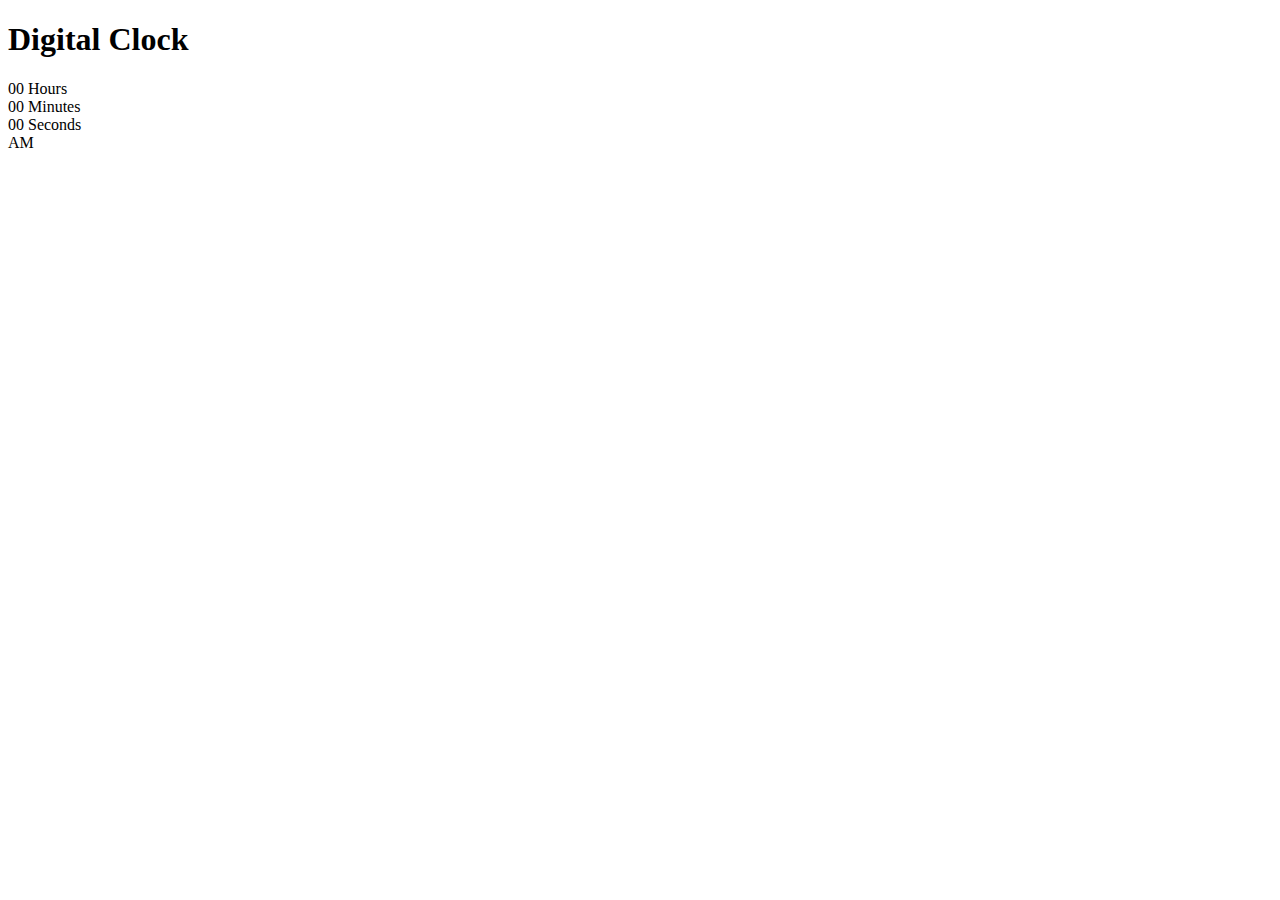
<file: Digital clock/index.html>
<!DOCTYPE html>
<html lang="en">
<head>
    <meta charset="UTF-8">
    <meta http-equiv="X-UA-Compatible" content="IE=edge">
    <meta name="viewport" content="width=device-width, initial-scale=1.0">
    <title>Document</title>
</head>
<body>
 <h1>Digital Clock</h1>
 <div class="Clock">
    <div>
        <span id="Hour">00</span>
        <span class="text">Hours</span>
    </div>
    <div>
        <span id="Minutes">00</span>
        <span class="text">Minutes</span>
    </div>
    <div>
        <span id="Seconds">00</span>
        <span class="text">Seconds</span>
    </div>
    <div>
        <span id="AMPM">AM</span>
        
    </div>
 </div>
</body>
</html>
</file>
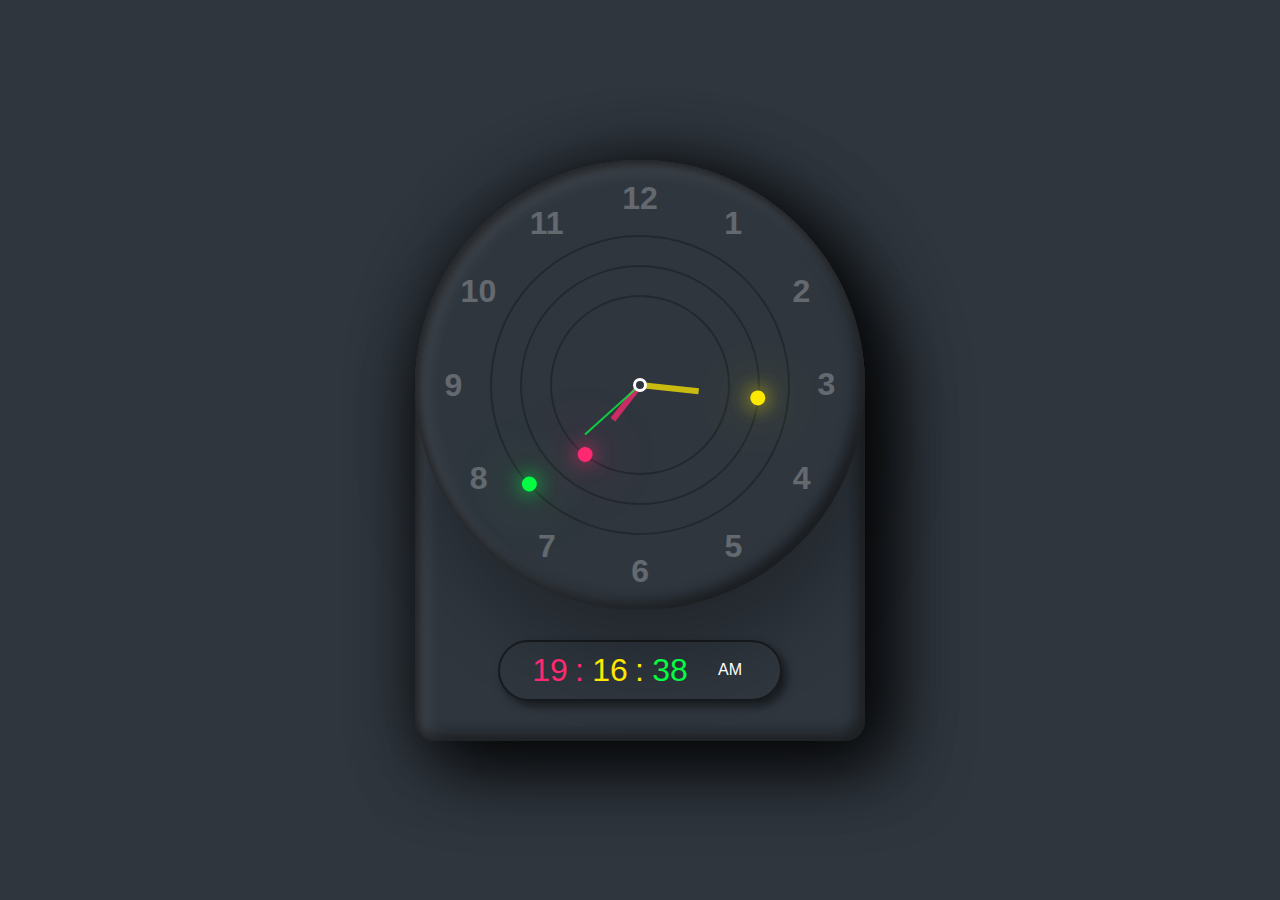
<file: pass.html/clock.html>
<!DOCTYPE html>
<html lang="en">
<head>
    <meta charset="UTF-8">
    <meta http-equiv="X-UA-Compatible" content="IE=edge">
    <meta name="viewport" content="width=device-width, initial-scale=1.0">
    <title>Document</title>
</head>
<style>
    *{
        margin: 0;
        padding: 0;
        box-sizing: border-box;
        font-family: 'poppins',sans-serif;
    }
    body{
        display: flex;
        justify-content: center;
        align-items: center;
        min-height: 100vh;
        background: #2f363e;
    }
    .container{
        position: relative;
        background: #2f363e;
        
        border-radius: 20px;
        border-top-left-radius: 225px;
        border-top-right-radius: 225px;
        box-shadow: 25px 25px 75px  rgba(0,0,0,0.75),10px 10px 70px rgba(0,0,0,0.75),inset 5px 5px 10px rgba(0,0,0,0.5),
        inset 5px 5px 20px rgba(255,255,255,0.2),inset -5px -5px 15px rgba(0,0,0,0.75);
        display: flex;
        justify-content: center;
        align-items: center;
        flex-direction: column;

    }
    .clock{
        position: relative;
        width: 450px;
        height: 450px;
        background: #2f363e;
        border-radius: 50%;
        box-shadow:10px 50px 70px rgba(0,0,0,0.25),inset 5px 5px 10px rgba(0,0,0,0.5), inset 5px 5px 20px rgba(255,255,255,0.2),
        inset -5px -5px 15px rgba(0,0,0,0.75);
        display: flex;
        justify-content: center;
        align-items: center;
        align-items: center;
        margin-bottom: 30px;
    }
    .clock::before{
        content: '';
        position: absolute;
        width: 8px;
        height: 8px;
        background: #2f363e;
        border: 3px solid #fff;
        border-radius: 50%;
        z-index: 100000;
    }
    .clock span{
        position: absolute;
        inset: 20px;
        color: #fff;
        text-align: center;
        transform: rotate(calc(30deg * var(--i)));
    }
    .clock span b{
        font-size: 2em;
        opacity: 0.25;
        font-weight: 600;
        display: inline-block;
        transform: rotate(calc(-30deg * var(--i)));
    }
    .circle{
        position: absolute;
        width: 300px;
        height: 300px;
        border: 2px solid rgba(0,0,0,0.25);
        border-radius: 50%;
        display: flex;
        justify-content: center;
        align-items: flex-start;
        z-index: 10;
    }
    .circle i{
        position: absolute;
        width:6px;
        height: 50%;
        background-color: var(--clr);
        opacity: 0.75;
        transform-origin: bottom;
        transform: scaleY(0.5);
    }
    .circle:nth-child(1) i
    {
        width: 2px;
    }
    .circle:nth-child(2) i
    {
        width: 6px;
    }
    .circle2{
        width: 240px;
        height: 240px;
        z-index: 9;
    }
    .circle3{
        width: 180px;
        height: 180px;
        z-index: 8;
    }
    .circle::before{
        content: '';
        position: absolute;
        top: -8.5px;
        width: 15px;
        height: 15px;
        border-radius: 50%;
        background: var(--clr);
        box-shadow: 0 0 20px var(--clr), 0 0 60px var(--clr);
    }
    #time{
        margin-bottom: 40px;
        display: flex;
        padding: 10px 20px;
        font-size:2em;
        font-weight: 600;
        border:2px solid rgba(0,0,0,0.5);
        border-radius: 40px;
        box-shadow: 5px 5px 10px rgba(0,0,0,0.5);
        inset: 5px 5px 20px rgba(255,255,255,0.2);
        inset: -5px -5px 15px rgba(0,0,0,0.75)
    }
   
    #time div{
        position: relative;
        width: 60px;
        text-align: center;
        font-weight: 500;
        color:var(--clr)
    }
    #time div:nth-child(1)::after,
    #time div:nth-child(2)::after
    {
        content:':';
        position: absolute;
        right: -4px;
    }
    #time div:Last-child
    {
        font-size: 0.5em;
        display: flex;
        justify-content: center;
        align-items: center;
        color: #fff;
    }
    #time div:nth-child(2)::after
    {
        animation: animate 1s steps(1) infinite;
    }
    @keyframes animate
    {
        0%{
            display: 1;
        }
        50%
        {
            opacity: 0;
        }

    }
</style>
<body>
    <div class="container">
        <div class="clock">
            <div class="circle" id="sc" style="--clr:#04fc43;"><i></i></div>
            <div class="circle circle2" id="mn" style="--clr:#fee800;"><i></i></div>
            <div class="circle circle3" id="hr" style="--clr:#ff2972;"><i></i></div>
            <span style="--i:1;"><b>1</b></span>
            <span style="--i:2;"><b>2</b></span>
            <span style="--i:3;"><b>3</b></span>
            <span style="--i:4;"><b>4</b></span>
            <span style="--i:5;"><b>5</b></span>
            <span style="--i:6;"><b>6</b></span>
            <span style="--i:7;"><b>7</b></span>
            <span style="--i:8;"><b>8</b></span>
            <span style="--i:9;"><b>9</b></span>
            <span style="--i:10;"><b>10</b></span>
            <span style="--i:11;"><b>11</b></span>
            <span style="--i:12;"><b>12</b></span>
        </div>
        <div id="time">
            <div id="hours" style="--clr:#ff2972;">00</div>
            <div id="minutes" style="--clr:#fee800;">00</div>
            <div id="seconds" style="--clr:#04fc43;">00</div>
            <div id="ampm">AM</div>
        </div>

    </div>
    <script>
        let hr = document.querySelector('#hr');
        let mn = document.querySelector('#mn');
        let sc = document.querySelector('#sc');


        setInterval(() =>{
            let day = new Date();
        let hh = day.getHours() * 30;
        let mm = day.getMinutes() * 6;
        let ss = day.getSeconds() * 6;

        hr.style.transform = `rotateZ(${hh+(mm/12)}deg)`;
        mn.style.transform = `rotateZ(${mm}deg)`;
        sc.style.transform = `rotateZ(${ss}deg)`;

        let hours = document.getElementById('hours');
        let minutes = document.getElementById('minutes');
        let seconds = document.getElementById('seconds');
        let ampm = document.getElementById('ampm');

        let h = new Date().getHours();
        let m = new Date().getMinutes();
        let s = new Date().getSeconds();

        hours.innerHTML = h;
        minutes.innerHTML = m;
        seconds.innerHTML = s; 
        })
       
    </script>
</body>
</html>
</file>
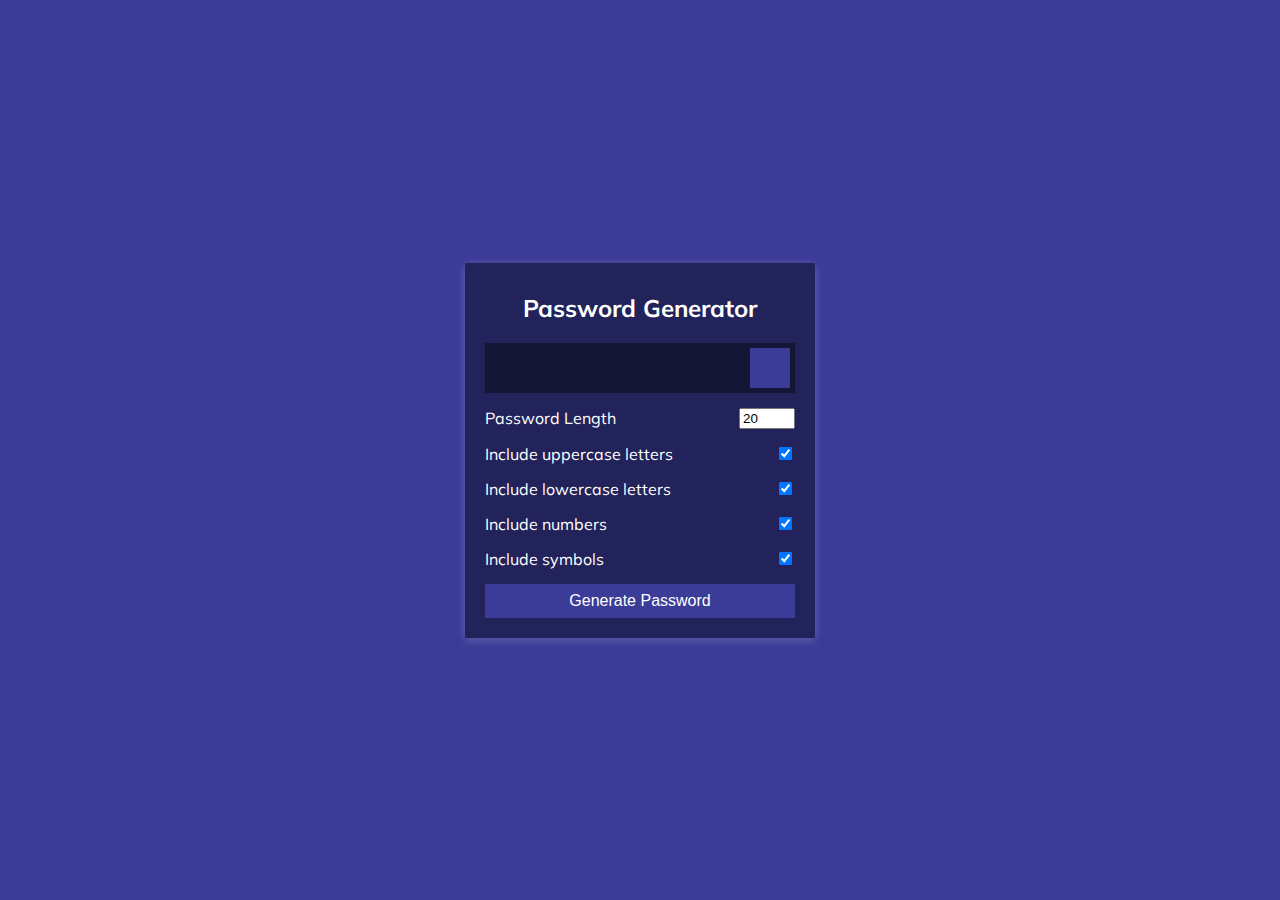
<file: pass.html/password.html>
<!DOCTYPE html>
<html lang="en">
<head>
    <meta charset="UTF-8">
    <meta http-equiv="X-UA-Compatible" content="IE=edge">
    <meta name="viewport" content="width=device-width, initial-scale=1.0">
    <title>Weather app</title>
</head>
<style>
    @import url('https://fonts.googleapis.com/css?family=Muli&display=swap');

* {
  box-sizing: border-box;
}

body {
  background-color: #3b3b98;
  color: #fff;
  font-family: 'Muli', sans-serif;
  display: flex;
  flex-direction: column;
  align-items: center;
  justify-content: center;
  height: 100vh;
  overflow: hidden;
  padding: 10px;
  margin: 0;
}

h2 {
  margin: 10px 0 20px;
  text-align: center;
}

.container {
  background-color: #23235b;
  box-shadow: 0px 2px 10px rgba(255, 255, 255, 0.2);
  padding: 20px;
  width: 350px;
  max-width: 100%;
}

.result-container {
  background-color: rgba(0, 0, 0, 0.4);
  display: flex;
  justify-content: flex-start;
  align-items: center;
  position: relative;
  font-size: 18px;
  letter-spacing: 1px;
  padding: 12px 10px;
  height: 50px;
  width: 100%;
}

.result-container #result {
  word-wrap: break-word;
  max-width: calc(100% - 40px);
  overflow-y: scroll;
  height: 100%;
}

#result::-webkit-scrollbar {
  width: 1rem;
}

.result-container .btn {
  position: absolute;
  top: 5px;
  right: 5px;
  width: 40px;
  height: 40px;
  font-size: 20px;
}

.btn {
  border: none;
  background-color: #3b3b98;
  color: #fff;
  font-size: 16px;
  padding: 8px 12px;
  cursor: pointer;
}

.btn-large {
  display: block;
  width: 100%;
}

.setting {
  display: flex;
  justify-content: space-between;
  align-items: center;
  margin: 15px 0;
}
</style>
<body>
    <div class="container">
        <h2>Password Generator</h2>
        <div class="result-container">
          <span id="result"></span>
          <button class="btn" id="clipboard">
            <i class="far fa-clipboard"></i>
          </button>
        </div>
        <div class="settings">
          <div class="setting">
            <label>Password Length</label>
            <input type="number" id="length" min="4" max="20" value="20">
          </div>
          <div class="setting">
            <label>Include uppercase letters</label>
            <input type="checkbox" id="uppercase" checked>
          </div>
          <div class="setting">
            <label>Include lowercase letters</label>
            <input type="checkbox" id="lowercase" checked>
          </div>
          <div class="setting">
            <label>Include numbers</label>
            <input type="checkbox" id="numbers" checked>
          </div>
          <div class="setting">
            <label>Include symbols</label>
            <input type="checkbox" id="symbols" checked>
          </div>
        </div>
  
        <button class="btn btn-large" id="generate">
          Generate Password
        </button>
      </div>
      <script>
        const resultEl = document.getElementById('result')
const lengthEl = document.getElementById('length')
const uppercaseEl = document.getElementById('uppercase')
const lowercaseEl = document.getElementById('lowercase')
const numbersEl = document.getElementById('numbers')
const symbolsEl = document.getElementById('symbols')
const generateEl = document.getElementById('generate')
const clipboardEl = document.getElementById('clipboard')

const randomFunc = {
    lower: getRandomLower,
    upper: getRandomUpper,
    number: getRandomNumber,
    symbol: getRandomSymbol
}

clipboardEl.addEventListener('click', () => {
    const password = resultEl.innerText;
  if (!password) {
    return;
  }
  navigator.clipboard.writeText(password);
    alert('Password copied to clipboard!')
})

generateEl.addEventListener('click', () => {
    const length = +lengthEl.value
    const hasLower = lowercaseEl.checked
    const hasUpper = uppercaseEl.checked
    const hasNumber = numbersEl.checked
    const hasSymbol = symbolsEl.checked

    resultEl.innerText = generatePassword(hasLower, hasUpper, hasNumber, hasSymbol, length)
})

function generatePassword(lower, upper, number, symbol, length) {
    let generatedPassword = ''
    const typesCount = lower + upper + number + symbol
    const typesArr = [{lower}, {upper}, {number}, {symbol}].filter(item => Object.values(item)[0])
    
    if(typesCount === 0) {
        return ''
    }

    for(let i = 0; i < length; i += typesCount) {
        typesArr.forEach(type => {
            const funcName = Object.keys(type)[0]
            generatedPassword += randomFunc[funcName]()
        })
    }

    const finalPassword = generatedPassword.slice(0, length)

    return finalPassword
}
  
function getRandomLower() {
    return String.fromCharCode(Math.floor(Math.random() * 26) + 97)
}

function getRandomUpper() {
    return String.fromCharCode(Math.floor(Math.random() * 26) + 65)
}

function getRandomNumber() {
    return String.fromCharCode(Math.floor(Math.random() * 10) + 48)
}

function getRandomSymbol() {
    const symbols = '!@#$%^&*(){}[]=<>/,.'
    return symbols[Math.floor(Math.random() * symbols.length)]
}
      </script>
</body>
</html>
</file>
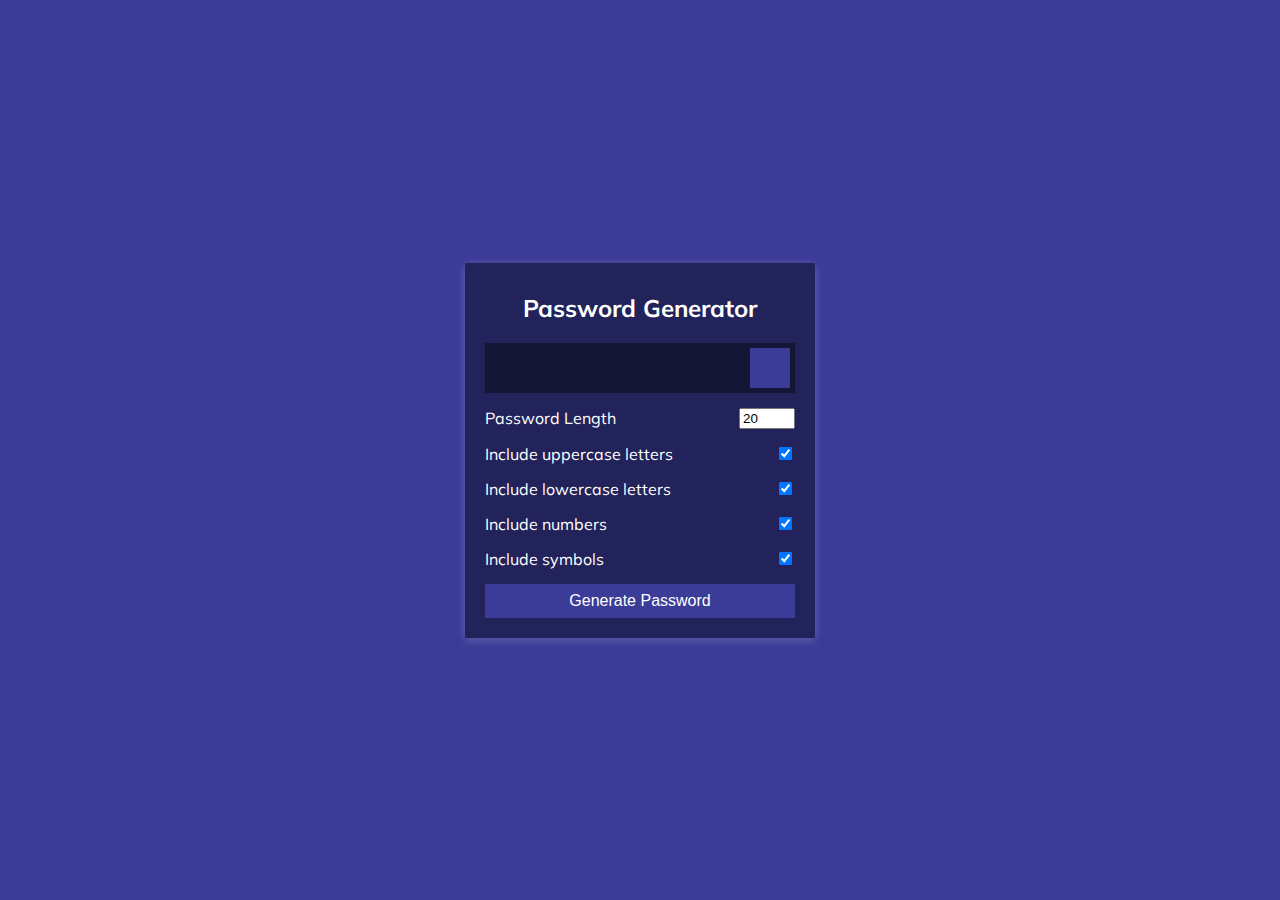
<file: pass.html/self.html>
<!DOCTYPE html>
<html lang="en">
<head>
    <meta charset="UTF-8">
    <meta http-equiv="X-UA-Compatible" content="IE=edge">
    <meta name="viewport" content="width=device-width, initial-scale=1.0">
    <title>Document</title>
</head>
<style>
    @import url('https://fonts.googleapis.com/css?family=Muli&display=swap');

* {
  box-sizing: border-box;
}

body {
  background-color: #3b3b98;
  color: #fff;
  font-family: 'Muli', sans-serif;
  display: flex;
  flex-direction: column;
  align-items: center;
  justify-content: center;
  height: 100vh;
  overflow: hidden;
  padding: 10px;
  margin: 0;
}

h2 {
  margin: 10px 0 20px;
  text-align: center;
}

.container {
  background-color: #23235b;
  box-shadow: 0px 2px 10px rgba(255, 255, 255, 0.2);
  padding: 20px;
  width: 350px;
  max-width: 100%;
}

.result-container {
  background-color: rgba(0, 0, 0, 0.4);
  display: flex;
  justify-content: flex-start;
  align-items: center;
  position: relative;
  font-size: 18px;
  letter-spacing: 1px;
  padding: 12px 10px;
  height: 50px;
  width: 100%;
}

.result-container #result {
  word-wrap: break-word;
  max-width: calc(100% - 40px);
  overflow-y: scroll;
  height: 100%;
}

#result::-webkit-scrollbar {
  width: 1rem;
}

.result-container .btn {
  position: absolute;
  top: 5px;
  right: 5px;
  width: 40px;
  height: 40px;
  font-size: 20px;
}

.btn {
  border: none;
  background-color: #3b3b98;
  color: #fff;
  font-size: 16px;
  padding: 8px 12px;
  cursor: pointer;
}

.btn-large {
  display: block;
  width: 100%;
}

.setting {
  display: flex;
  justify-content: space-between;
  align-items: center;
  margin: 15px 0;
}
</style>
<body>
    <div class="container">
        <h2>Password Generator</h2>
        <div class="result-container">
          <span id="result"></span>
          <button class="btn" id="clipboard">
            <i class="far fa-clipboard"></i>
          </button>
        </div>
        <div class="settings">
          <div class="setting">
            <label>Password Length</label>
            <input type="number" id="length" min="4" max="20" value="20">
          </div>
          <div class="setting">
            <label>Include uppercase letters</label>
            <input type="checkbox" id="uppercase" checked>
          </div>
          <div class="setting">
            <label>Include lowercase letters</label>
            <input type="checkbox" id="lowercase" checked>
          </div>
          <div class="setting">
            <label>Include numbers</label>
            <input type="checkbox" id="numbers" checked>
          </div>
          <div class="setting">
            <label>Include symbols</label>
            <input type="checkbox" id="symbols" checked>
          </div>
        </div>
  
        <button class="btn btn-large" id="generate">
          Generate Password
        </button>
      </div>
    <script>
        const resultE1 = document.getElementById('result')
        const lengthE1 = document.getElementById('length')
        const uppercaseE1 = document.getElementById('uppercaseE1')
        const lowercaseE1 = document.getElementById('lowercaseE1')
        const numberE1 = document.getElementById('number')
        const symbolE1 = document.getElementById('symbol')
        const generateE1 = document.getElementById('generate')
        const clipboardE1 = document.getElementById('clipboard')

        const randomFunc = {
            lower: getrandomlower,
            upper:getrandomupper,
            number: getrandomnumber,
            symbol: getrandomsymbol
        }
        ClipboardE1.addEventListener('click', () =>{
            const password = resultE1.innerText;
            if(!password){
                return;
            }
            navigator.clipboard.writeText(password);
            alert('Password copied to clipboard!')
        })

        generateE1.addEventListener('click', () =>{
            const length = +lenthE1.value
            const hasUpper = uppercaseE1.checked
            const hasLower = lowercaseE1.checked
            const hasNumber = numbersE1.checked
            const hasSymbol = symbolsE1.cheked

            resultE1.innerText = generatepassword(hasLower,hasUpper,hasNumber,hasSymbol,length)
        })

        function generatepassword(lower,upper,number,symbol,length){
            let generatepassword = ''
            const typesCount = lower + upper + number + symbol
            const typesArr = [{lower},{upper},{number},{symbol}].filter(item => Object.values(item)[0])

            if(typesCount === 0){
                return ''
            }
            for(let i = 0; i < length; i += typesCount) {
             typesArr.forEach(type => {
            const funcName = Object.keys(type)[0]
            generatedPassword += randomFunc[funcName]()
        })
    }
           const finalPassword = generatedPassword.slice(0, length)

           return finalPassword
        }
        function getrandomlower(){
            return string.fromcharcode(Math.floor(Math.random() *26) + 97)
        }
        function getrandomupper(){
            return string.fromcharcode(Math.floor(Math.random() *26) + 97)
        }
        function getrandomnumber(){
            return string.fromcharcode(Math.floor(Math.random() *26) + 97)
        }
        function getrandomsymbol(){
            const symbols = '!@#$%^&*(){}[]=<>/,.'
            return symbols[Math.floor(Math.random() * symbols.length)]
        }
    </script>
</body>
</html>
</file>
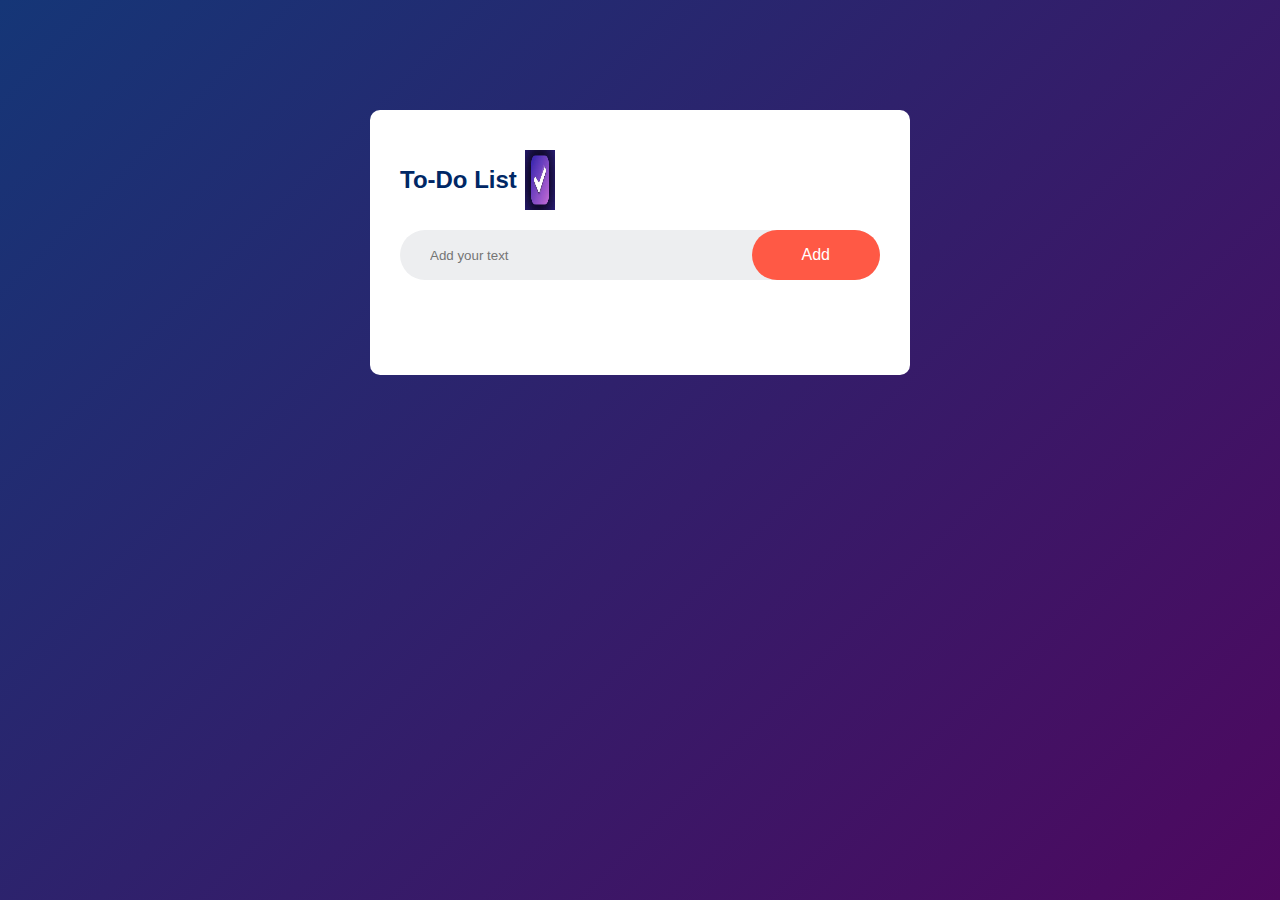
<file: To-Do-List/index1.html>
<!DOCTYPE html>
<html lang="en">
<head>
    <meta charset="UTF-8">
    <meta name="viewport" content="width=device-width, initial-scale=1.0">
    <title>Document</title>
    <link rel="stylesheet" href="style1.css">
</head>
<body>
    <div class="container">
        <div class="todo-app">
            <h2>To-Do List  <img src=" [data-uri]" height="60px" width="150px"> </h2>
            <div class="row">
                <input type="text" id="input-box" placeholder="Add your text">
                <button onclick="AddTask()">Add</button>
            </div>
            <ul id="list-container">
                <!--  <li class="checked">Task 1</li>
                <li>Task 2</li>
                <li>Task 3</li> -->
            </ul>
        </div>

    </div>
    <script src="pro1.js"></script>
</body>
</html>
</file>
<file: To-Do-List/style1.css>
*{
    margin: 0;
    padding: 0;
    font-family: 'poppins',sans-serif;
    box-sizing: border-box;
}
.container{
    width: 100%;
     min-height: 100vh;
     background: linear-gradient(135deg, #153677, #4e085f);
     padding: 10px;
}
.todo-app{
    width: 100%;
    max-width: 540px;
    background: #fff;
    margin:100px auto 20px;
    padding: 40px 30px 70px;
    border-radius: 10px;
}
.todo-app h2{
    color: #002765;
    display: flex;
    align-items: center;
    margin-bottom: 20px;
}
.todo-app h2 img{
    width: 30px;
    margin-left: 8px;
}
.row{
    display: flex;
    align-items: center;
    justify-content: space-between;
    background: #edeef0;
    border-radius: 30px;
    padding-left: 20px;
    margin-bottom: 25px;
}
input{
    flex:1;
    border: none;
    outline: none;
    background: transparent;
    padding: 10px;
    font-weight: 14px;
}
button{
    border: none;
    outline: none;
    padding: 16px 50px;
    background: #ff5945;
    color: #fff;
    font-size: 16px;
    cursor: pointer;
    border-radius: 40px;
}
ul li{
    list-style: none;
    font-size: 17px;
    padding: 12px 8px 12px 50px;
    user-select: none;
    cursor: pointer;
    position: relative;
}
ul li::before{
    content: '';
    position:absolute;
    height: 28px;
    width: 28px;
    border-radius: 50%;
    background-image: url(https://encrypted-tbn0.gstatic.com/images?q=tbn:ANd9GcTDf00Da5fnYIXGKGlMRRnnAD3fvW2AajiWVeZOzlRBJ9F82DKwk00T3c0TZlmhTK26Fgc&usqp=CAU);
    background-size: cover;
    background-position: center;
    top:12px;
    left:8px;
}
ul li.checked{
    color: #555;
    text-decoration: line-through;
}
ul li.checked::before{
    background-image: url(https://encrypted-tbn0.gstatic.com/images?q=tbn:ANd9GcRIs5p3P1K_S2iM9eYY7saYXk7ILpHuzUFp7w&usqp=CAU);
    
}
ul li span{
    position:absolute;
    right: 0;
    top:5px;
    width:40px;
    height: 40px;
    font-size: 22px;
    color:#555;
    line-height: 40px;
    text-align: center;
    border-radius: 50%;
}
ul li span:hover{
    background:#edeef0;
}
</file>
